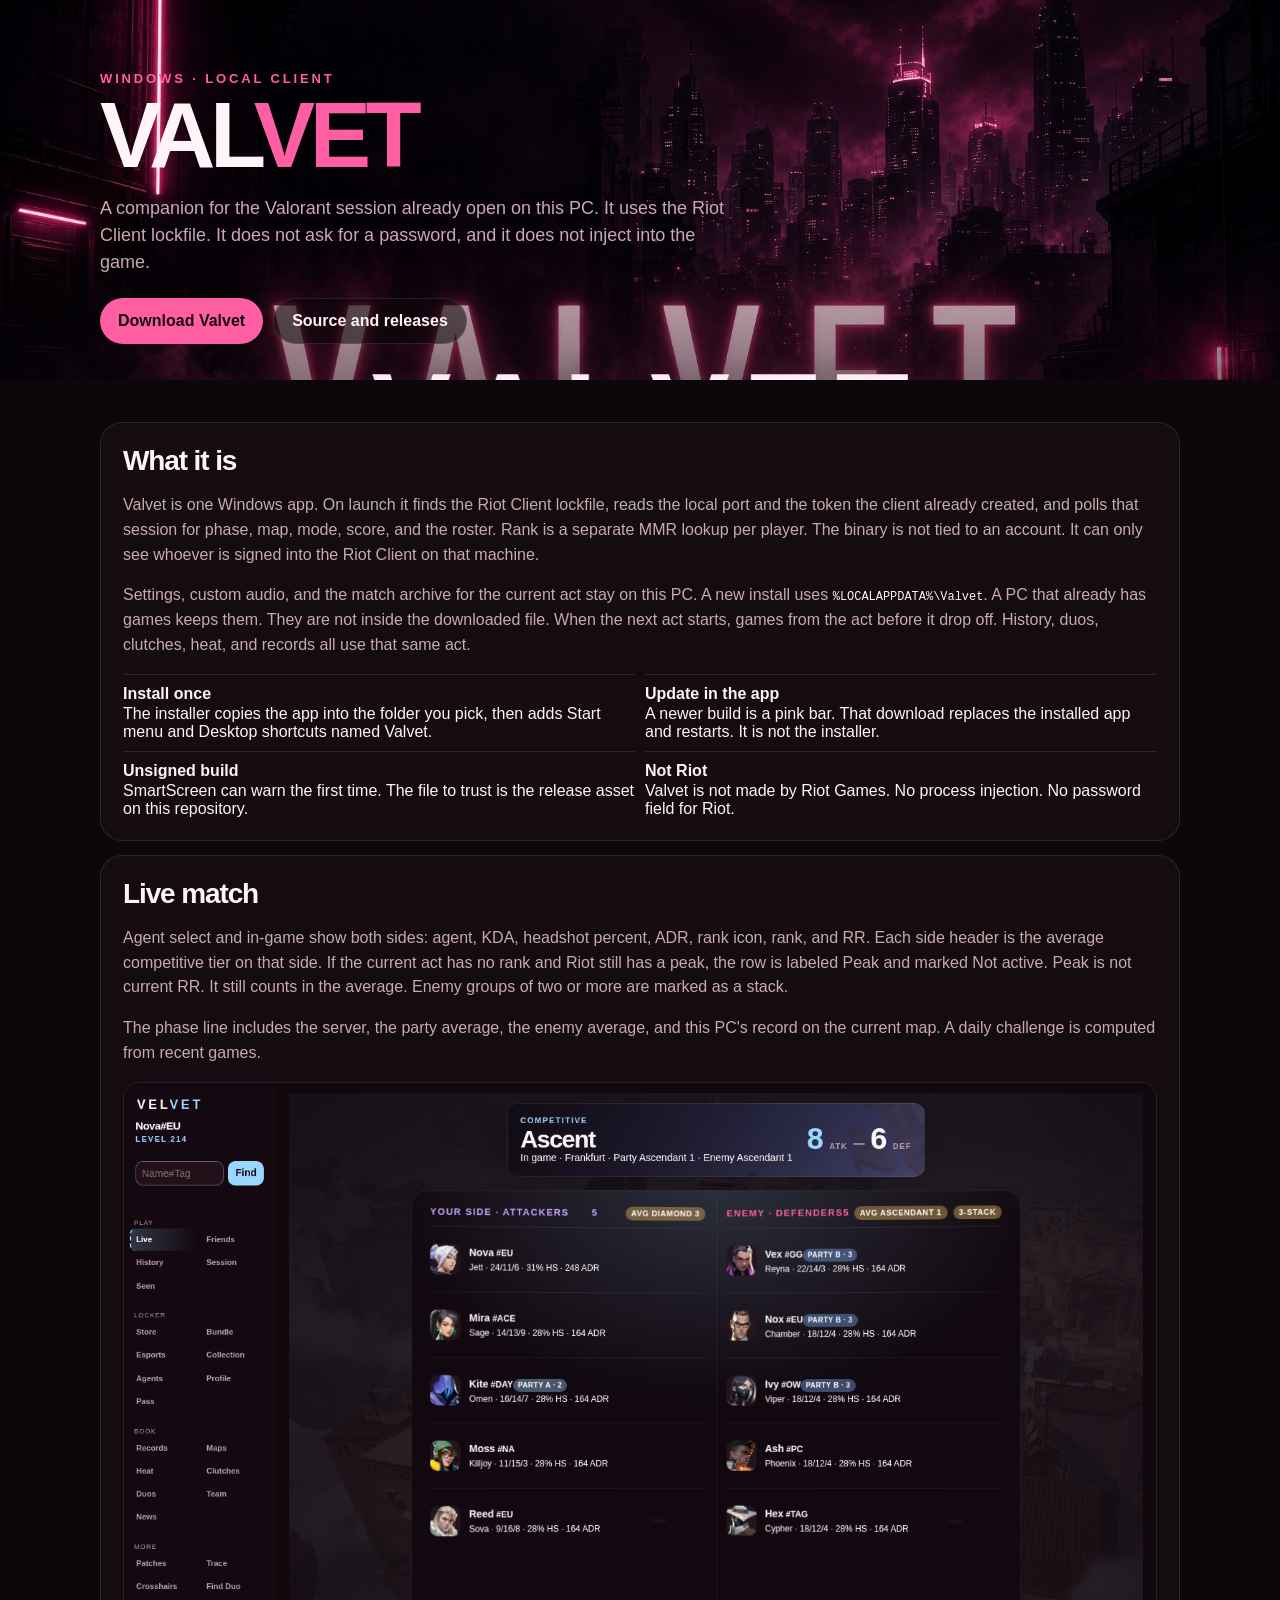
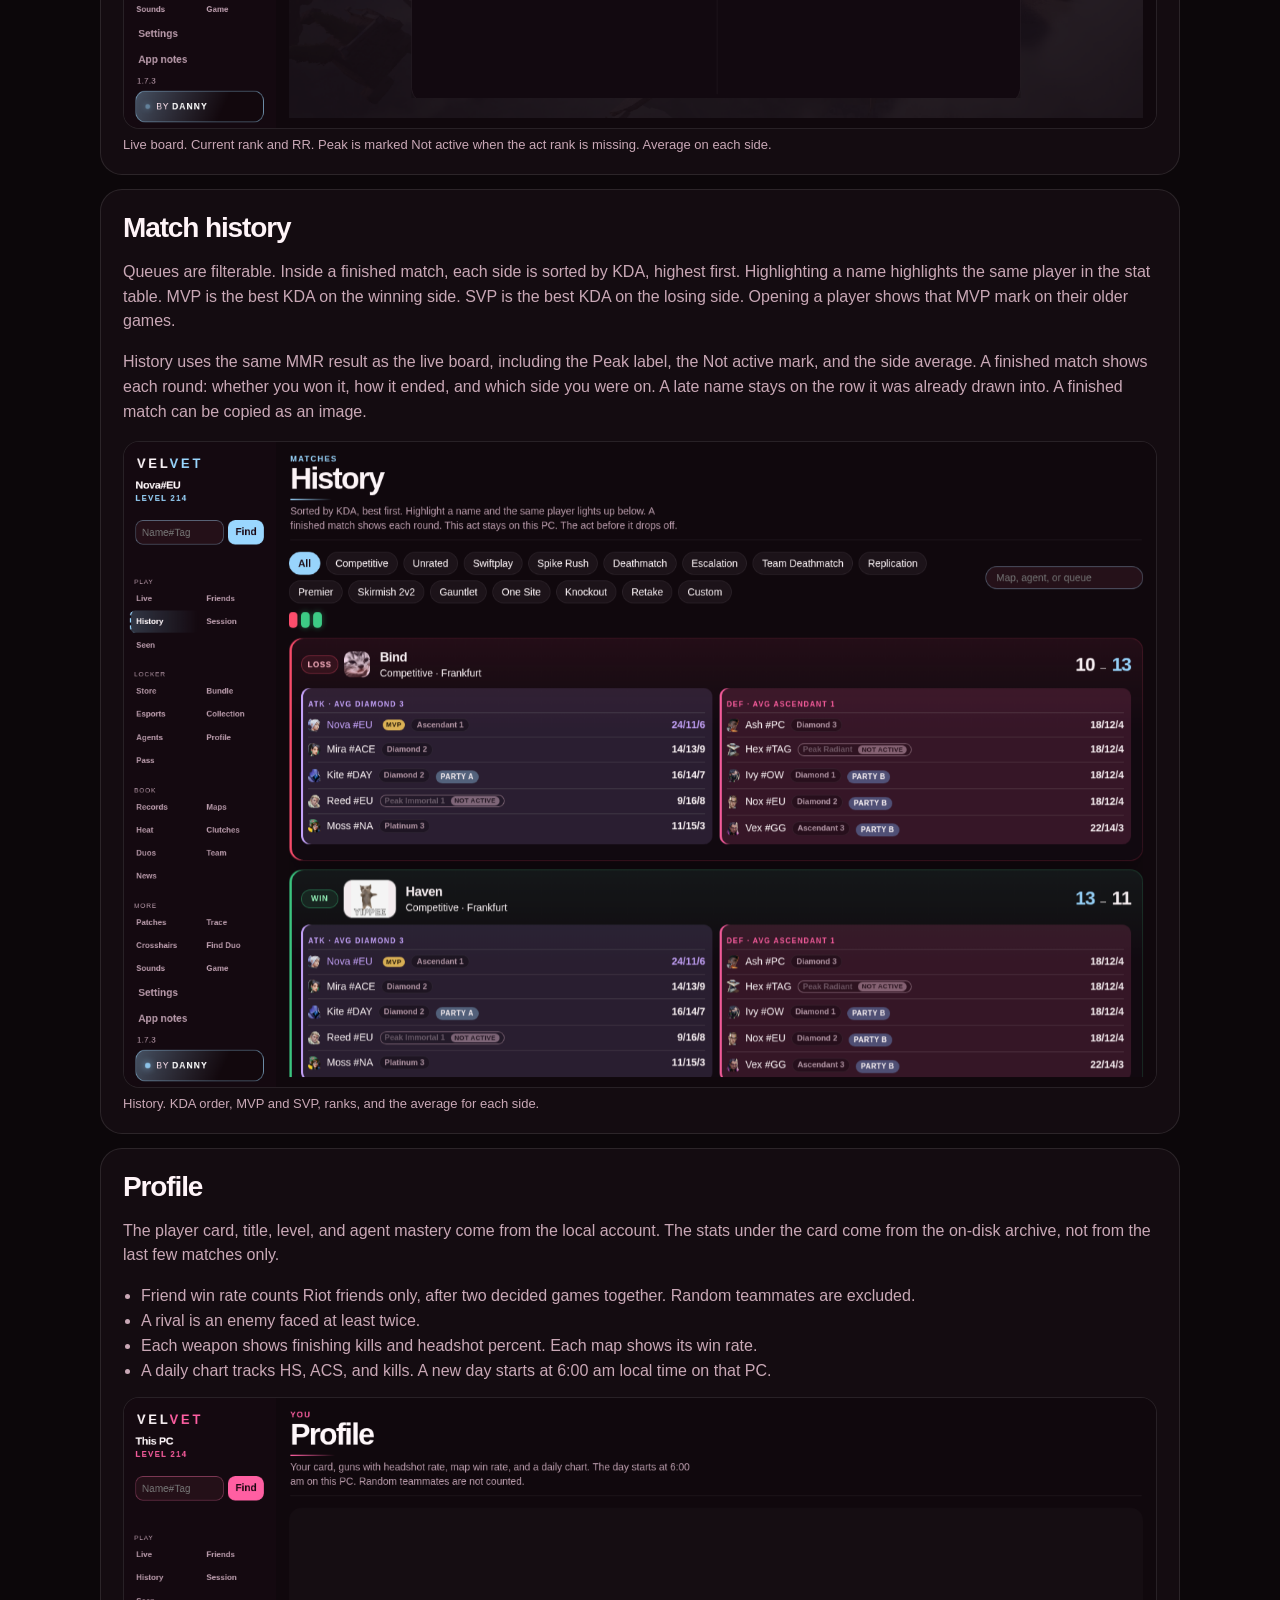
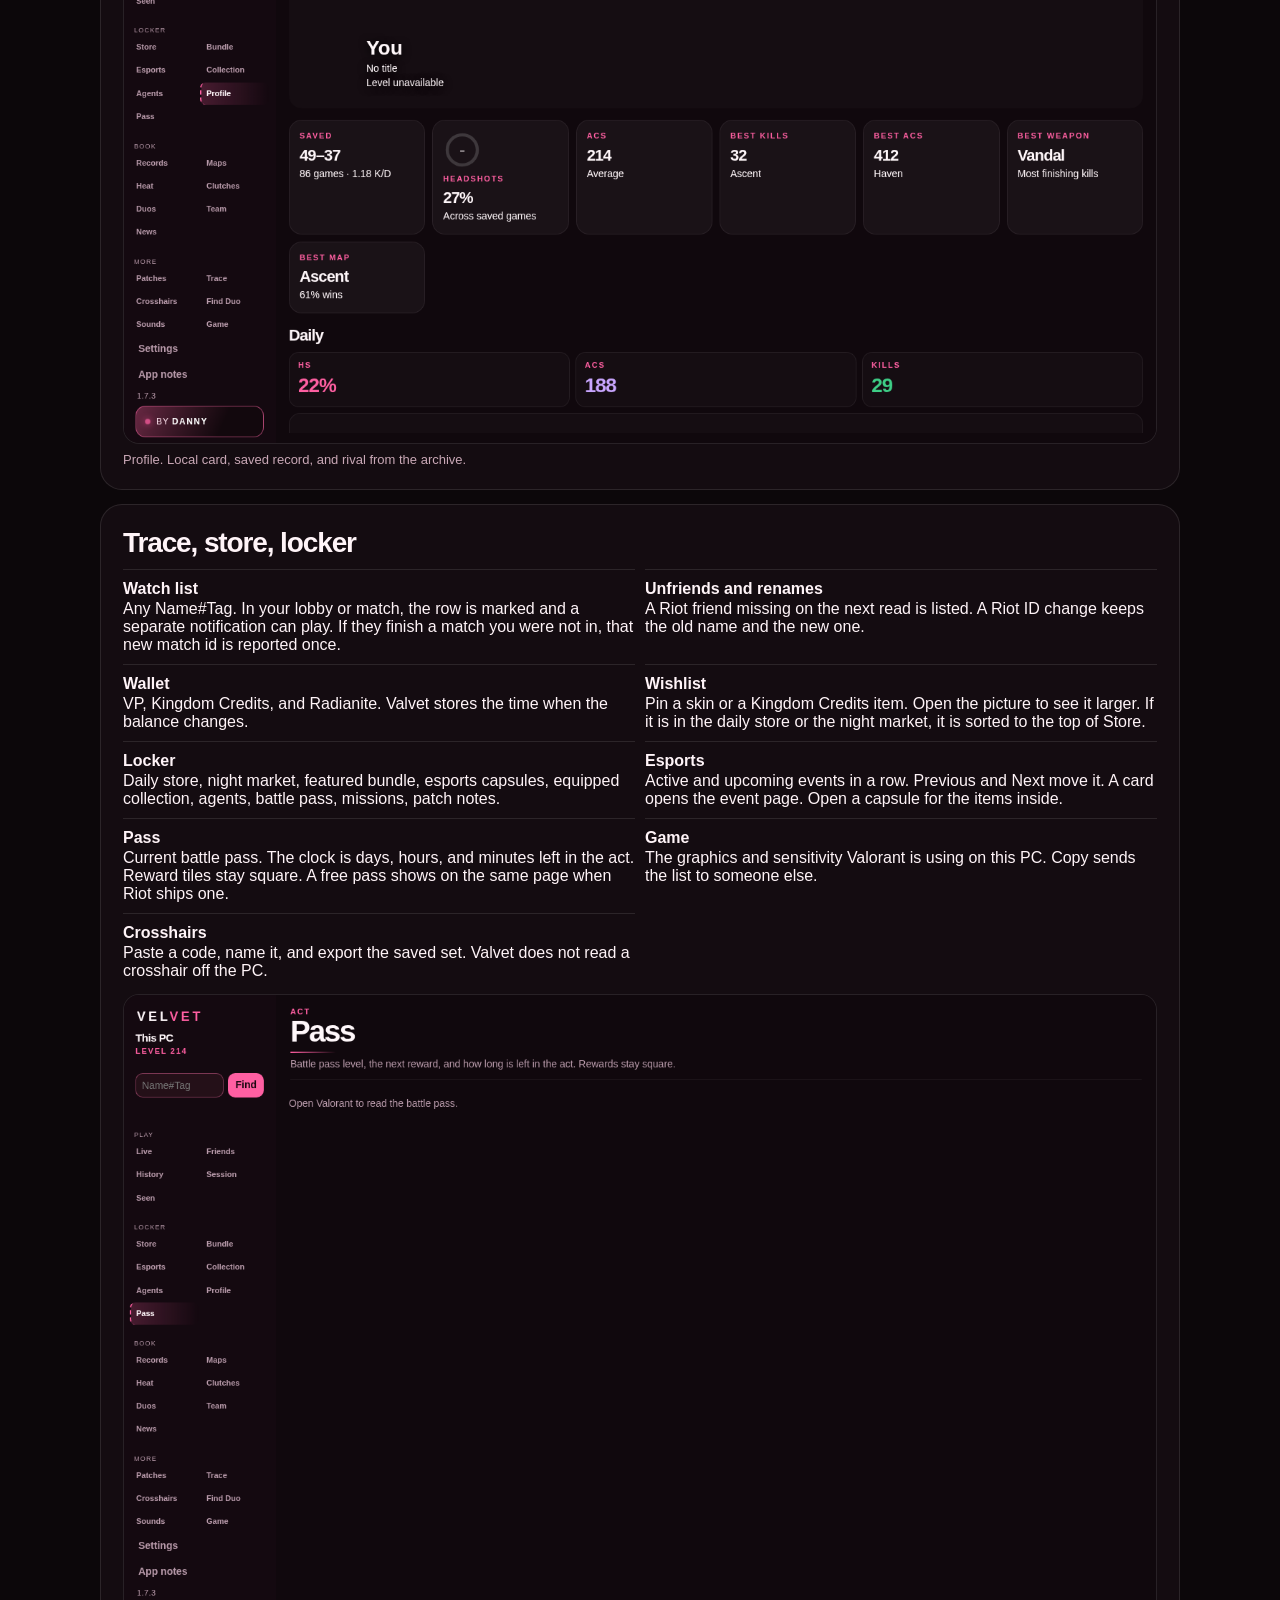
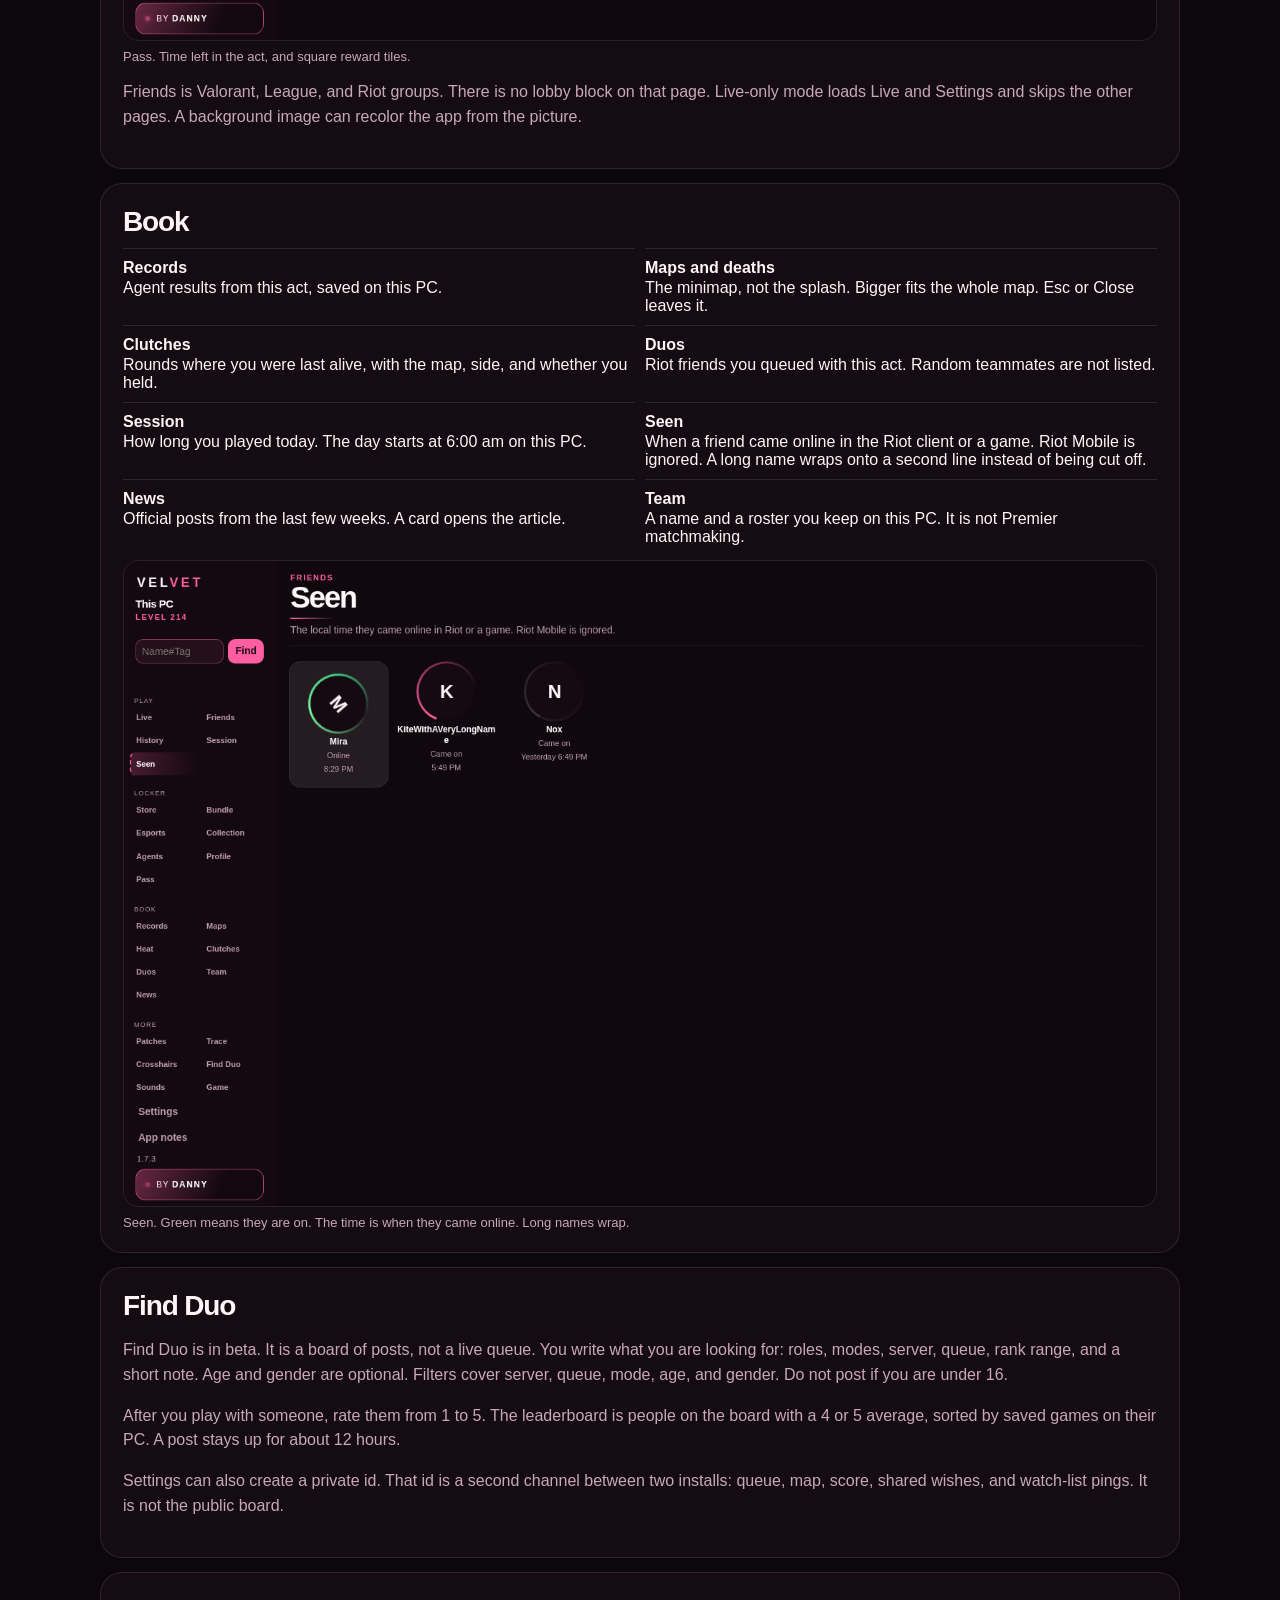
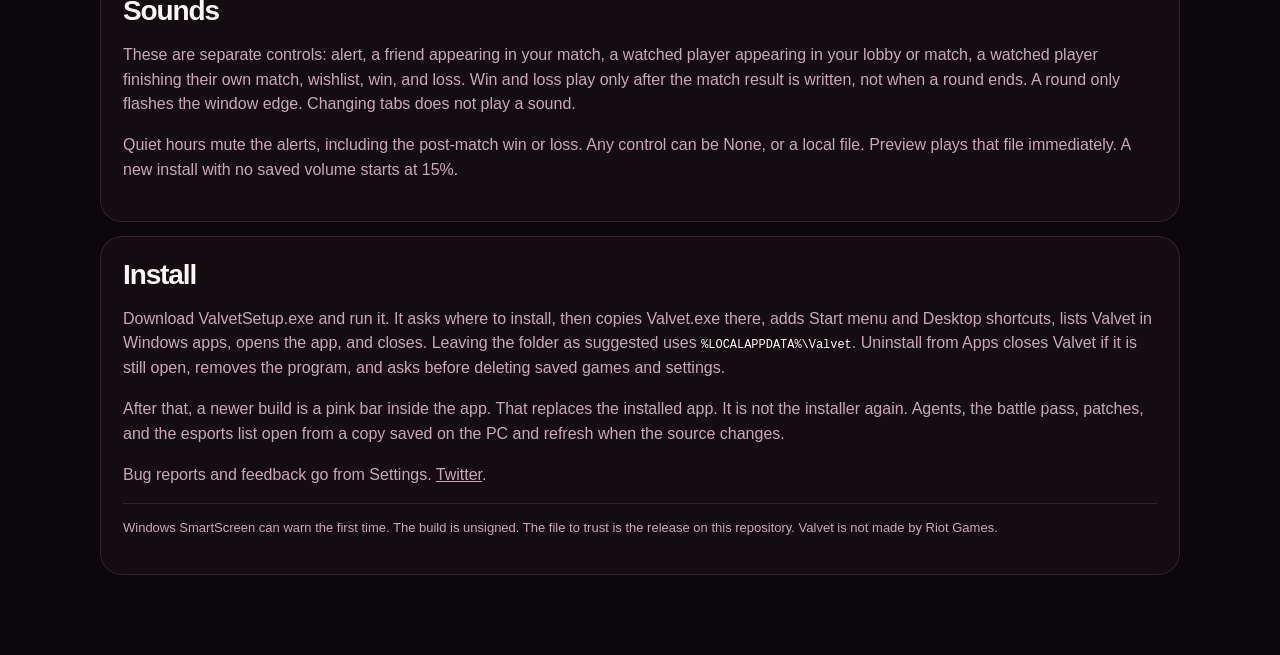
<file: docs/index.html>
<!DOCTYPE html>
<html lang="en">
<head>
  <meta charset="utf-8" />
  <meta name="viewport" content="width=device-width, initial-scale=1" />
  <title>Valvet — local Valorant companion for Windows</title>
  <meta name="description" content="Valvet reads the Riot Client lockfile on your PC. Live match, match history with ranks, profile archive, Trace, store, and Find Duo. No Riot password. Not made by Riot." />
  <meta property="og:title" content="Valvet" />
  <meta property="og:description" content="Local Windows companion for the Valorant client already running on that PC. Lockfile session, no password, no injection." />
  <meta property="og:image" content="https://qdxnnyq.github.io/valvet/shots/live.png" />
  <meta name="twitter:card" content="summary_large_image" />
  <meta name="twitter:image" content="https://qdxnnyq.github.io/valvet/shots/live.png" />
  <link rel="icon" href="data:image/svg+xml,%3Csvg xmlns='http://www.w3.org/2000/svg' viewBox='0 0 32 32'%3E%3Crect width='32' height='32' rx='8' fill='%23140c11'/%3E%3Ctext x='16' y='22' text-anchor='middle' font-size='16' font-family='sans-serif' fill='%23ff5fa2'%3EV%3C/text%3E%3C/svg%3E" />
  <style>
    :root { color-scheme: dark; --accent: #ff5fa2; --ink: #fff4f8; --muted: #c9a8b6; --line: rgba(255,255,255,.1); --card: #140c11; }
    * { box-sizing: border-box; }
    body { margin: 0; font-family: "Segoe UI", sans-serif; color: var(--ink); background: #0c070a; }
    a { color: inherit; }
    .hero { min-height: 380px; display: grid; align-items: end; background: #0c070a url("banner.jpg") center/cover no-repeat; }
    .hero-inner { width: min(1080px, calc(100% - 40px)); margin: 0 auto; padding: 64px 0 36px; }
    .mark { font-size: 13px; letter-spacing: .22em; text-transform: uppercase; color: var(--accent); font-weight: 750; }
    h1 { margin: 8px 0 0; font-size: clamp(48px, 8vw, 92px); letter-spacing: -.06em; line-height: .9; }
    h1 span { color: var(--accent); }
    .lead { max-width: 640px; color: var(--muted); font-size: 18px; line-height: 1.5; }
    .actions { display: flex; flex-wrap: wrap; gap: 10px; margin-top: 22px; }
    .btn { display: inline-flex; align-items: center; height: 46px; padding: 0 18px; border-radius: 999px; text-decoration: none; font-weight: 750; }
    .btn.solid { background: var(--accent); color: #1a0610; }
    .btn.ghost { border: 1px solid var(--line); background: rgba(12,7,10,.55); }
    main { width: min(1080px, calc(100% - 40px)); margin: 0 auto; padding: 28px 0 80px; }
    section { background: var(--card); border: 1px solid var(--line); border-radius: 22px; padding: 22px; margin-top: 14px; }
    h2 { margin: 0 0 10px; font-size: 28px; letter-spacing: -.04em; }
    h3 { margin: 18px 0 6px; font-size: 16px; letter-spacing: -.02em; }
    p, li { color: var(--muted); line-height: 1.55; }
    ul { padding-left: 18px; margin: 8px 0; }
    code { color: var(--ink); font-size: 0.92em; }
    .shots { display: grid; gap: 14px; }
    figure { margin: 14px 0 0; }
    figure img { width: 100%; height: auto; border-radius: 16px; border: 1px solid var(--line); display: block; background: #10080d; }
    figcaption { color: var(--muted); font-size: 13px; margin-top: 8px; }
    .grid { display: grid; grid-template-columns: 1fr 1fr; gap: 10px; margin-top: 8px; }
    .grid div { border-top: 1px solid var(--line); padding-top: 10px; }
    .grid b { display: block; color: var(--ink); margin-bottom: 2px; }
    .note { margin-top: 14px; padding-top: 14px; border-top: 1px solid var(--line); font-size: 13px; }
    @media (max-width: 800px) { .grid { grid-template-columns: 1fr; } .hero { min-height: 300px; } }
  </style>
</head>
<body>
  <header class="hero">
    <div class="hero-inner">
      <div class="mark">Windows · local client</div>
      <h1>VAL<span>VET</span></h1>
      <p class="lead">A companion for the Valorant session already open on this PC. It uses the Riot Client lockfile. It does not ask for a password, and it does not inject into the game.</p>
      <div class="actions">
        <a class="btn solid" href="https://github.com/qdxnnyq/valvet/releases/latest/download/ValvetSetup.exe">Download Valvet</a>
        <a class="btn ghost" href="https://github.com/qdxnnyq/valvet">Source and releases</a>
      </div>
    </div>
  </header>
  <main>
    <section>
      <h2>What it is</h2>
      <p>Valvet is one Windows app. On launch it finds the Riot Client lockfile, reads the local port and the token the client already created, and polls that session for phase, map, mode, score, and the roster. Rank is a separate MMR lookup per player. The binary is not tied to an account. It can only see whoever is signed into the Riot Client on that machine.</p>
      <p>Settings, custom audio, and the match archive for the current act stay on this PC. A new install uses <code>%LOCALAPPDATA%\Valvet</code>. A PC that already has games keeps them. They are not inside the downloaded file. When the next act starts, games from the act before it drop off. History, duos, clutches, heat, and records all use that same act.</p>
      <div class="grid">
        <div><b>Install once</b> The installer copies the app into the folder you pick, then adds Start menu and Desktop shortcuts named Valvet.</div>
        <div><b>Update in the app</b> A newer build is a pink bar. That download replaces the installed app and restarts. It is not the installer.</div>
        <div><b>Unsigned build</b> SmartScreen can warn the first time. The file to trust is the release asset on this repository.</div>
        <div><b>Not Riot</b> Valvet is not made by Riot Games. No process injection. No password field for Riot.</div>
      </div>
    </section>

    <section>
      <h2>Live match</h2>
      <p>Agent select and in-game show both sides: agent, KDA, headshot percent, ADR, rank icon, rank, and RR. Each side header is the average competitive tier on that side. If the current act has no rank and Riot still has a peak, the row is labeled Peak and marked Not active. Peak is not current RR. It still counts in the average. Enemy groups of two or more are marked as a stack.</p>
      <p>The phase line includes the server, the party average, the enemy average, and this PC's record on the current map. A daily challenge is computed from recent games.</p>
      <figure>
        <img src="shots/live.png" alt="Live competitive match on Ascent with ranks, RR, peak ranks, and team averages" />
        <figcaption>Live board. Current rank and RR. Peak is marked Not active when the act rank is missing. Average on each side.</figcaption>
      </figure>
    </section>

    <section>
      <h2>Match history</h2>
      <p>Queues are filterable. Inside a finished match, each side is sorted by KDA, highest first. Highlighting a name highlights the same player in the stat table. MVP is the best KDA on the winning side. SVP is the best KDA on the losing side. Opening a player shows that MVP mark on their older games.</p>
      <p>History uses the same MMR result as the live board, including the Peak label, the Not active mark, and the side average. A finished match shows each round: whether you won it, how it ended, and which side you were on. A late name stays on the row it was already drawn into. A finished match can be copied as an image.</p>
      <figure>
        <img src="shots/history.png" alt="Match history with KDA order, MVP, SVP, ranks, and peak ranks" />
        <figcaption>History. KDA order, MVP and SVP, ranks, and the average for each side.</figcaption>
      </figure>
    </section>

    <section>
      <h2>Profile</h2>
      <p>The player card, title, level, and agent mastery come from the local account. The stats under the card come from the on-disk archive, not from the last few matches only.</p>
      <ul>
        <li>Friend win rate counts Riot friends only, after two decided games together. Random teammates are excluded.</li>
        <li>A rival is an enemy faced at least twice.</li>
        <li>Each weapon shows finishing kills and headshot percent. Each map shows its win rate.</li>
        <li>A daily chart tracks HS, ACS, and kills. A new day starts at 6:00 am local time on that PC.</li>
      </ul>
      <figure>
        <img src="shots/profile.png" alt="Profile with player card, saved record, and rival" />
        <figcaption>Profile. Local card, saved record, and rival from the archive.</figcaption>
      </figure>
    </section>

    <section>
      <h2>Trace, store, locker</h2>
      <div class="grid">
        <div><b>Watch list</b> Any Name#Tag. In your lobby or match, the row is marked and a separate notification can play. If they finish a match you were not in, that new match id is reported once.</div>
        <div><b>Unfriends and renames</b> A Riot friend missing on the next read is listed. A Riot ID change keeps the old name and the new one.</div>
        <div><b>Wallet</b> VP, Kingdom Credits, and Radianite. Valvet stores the time when the balance changes.</div>
        <div><b>Wishlist</b> Pin a skin or a Kingdom Credits item. Open the picture to see it larger. If it is in the daily store or the night market, it is sorted to the top of Store.</div>
        <div><b>Locker</b> Daily store, night market, featured bundle, esports capsules, equipped collection, agents, battle pass, missions, patch notes.</div>
        <div><b>Esports</b> Active and upcoming events in a row. Previous and Next move it. A card opens the event page. Open a capsule for the items inside.</div>
        <div><b>Pass</b> Current battle pass. The clock is days, hours, and minutes left in the act. Reward tiles stay square. A free pass shows on the same page when Riot ships one.</div>
        <div><b>Game</b> The graphics and sensitivity Valorant is using on this PC. Copy sends the list to someone else.</div>
        <div><b>Crosshairs</b> Paste a code, name it, and export the saved set. Valvet does not read a crosshair off the PC.</div>
      </div>
      <figure>
        <img src="shots/pass.png" alt="Battle pass with a days hours minutes clock and square reward tiles" />
        <figcaption>Pass. Time left in the act, and square reward tiles.</figcaption>
      </figure>
      <p>Friends is Valorant, League, and Riot groups. There is no lobby block on that page. Live-only mode loads Live and Settings and skips the other pages. A background image can recolor the app from the picture.</p>
    </section>

    <section>
      <h2>Book</h2>
      <div class="grid">
        <div><b>Records</b> Agent results from this act, saved on this PC.</div>
        <div><b>Maps and deaths</b> The minimap, not the splash. Bigger fits the whole map. Esc or Close leaves it.</div>
        <div><b>Clutches</b> Rounds where you were last alive, with the map, side, and whether you held.</div>
        <div><b>Duos</b> Riot friends you queued with this act. Random teammates are not listed.</div>
        <div><b>Session</b> How long you played today. The day starts at 6:00 am on this PC.</div>
        <div><b>Seen</b> When a friend came online in the Riot client or a game. Riot Mobile is ignored. A long name wraps onto a second line instead of being cut off.</div>
        <div><b>News</b> Official posts from the last few weeks. A card opens the article.</div>
        <div><b>Team</b> A name and a roster you keep on this PC. It is not Premier matchmaking.</div>
      </div>
      <figure>
        <img src="shots/seen.png" alt="Seen page with circular portraits, online rings, and long names wrapping onto two lines" />
        <figcaption>Seen. Green means they are on. The time is when they came online. Long names wrap.</figcaption>
      </figure>
    </section>

    <section>
      <h2>Find Duo</h2>
      <p>Find Duo is in beta. It is a board of posts, not a live queue. You write what you are looking for: roles, modes, server, queue, rank range, and a short note. Age and gender are optional. Filters cover server, queue, mode, age, and gender. Do not post if you are under 16.</p>
      <p>After you play with someone, rate them from 1 to 5. The leaderboard is people on the board with a 4 or 5 average, sorted by saved games on their PC. A post stays up for about 12 hours.</p>
      <p>Settings can also create a private id. That id is a second channel between two installs: queue, map, score, shared wishes, and watch-list pings. It is not the public board.</p>
    </section>

    <section>
      <h2>Sounds</h2>
      <p>These are separate controls: alert, a friend appearing in your match, a watched player appearing in your lobby or match, a watched player finishing their own match, wishlist, win, and loss. Win and loss play only after the match result is written, not when a round ends. A round only flashes the window edge. Changing tabs does not play a sound.</p>
      <p>Quiet hours mute the alerts, including the post-match win or loss. Any control can be None, or a local file. Preview plays that file immediately. A new install with no saved volume starts at 15%.</p>
    </section>

    <section>
      <h2>Install</h2>
      <p>Download ValvetSetup.exe and run it. It asks where to install, then copies Valvet.exe there, adds Start menu and Desktop shortcuts, lists Valvet in Windows apps, opens the app, and closes. Leaving the folder as suggested uses <code>%LOCALAPPDATA%\Valvet</code>. Uninstall from Apps closes Valvet if it is still open, removes the program, and asks before deleting saved games and settings.</p>
      <p>After that, a newer build is a pink bar inside the app. That replaces the installed app. It is not the installer again. Agents, the battle pass, patches, and the esports list open from a copy saved on the PC and refresh when the source changes.</p>
      <p>Bug reports and feedback go from Settings. <a href="https://x.com/qdxnnyq">Twitter</a>.</p>
      <p class="note">Windows SmartScreen can warn the first time. The build is unsigned. The file to trust is the release on this repository. Valvet is not made by Riot Games.</p>
    </section>
  </main>
</body>
</html>
</file>
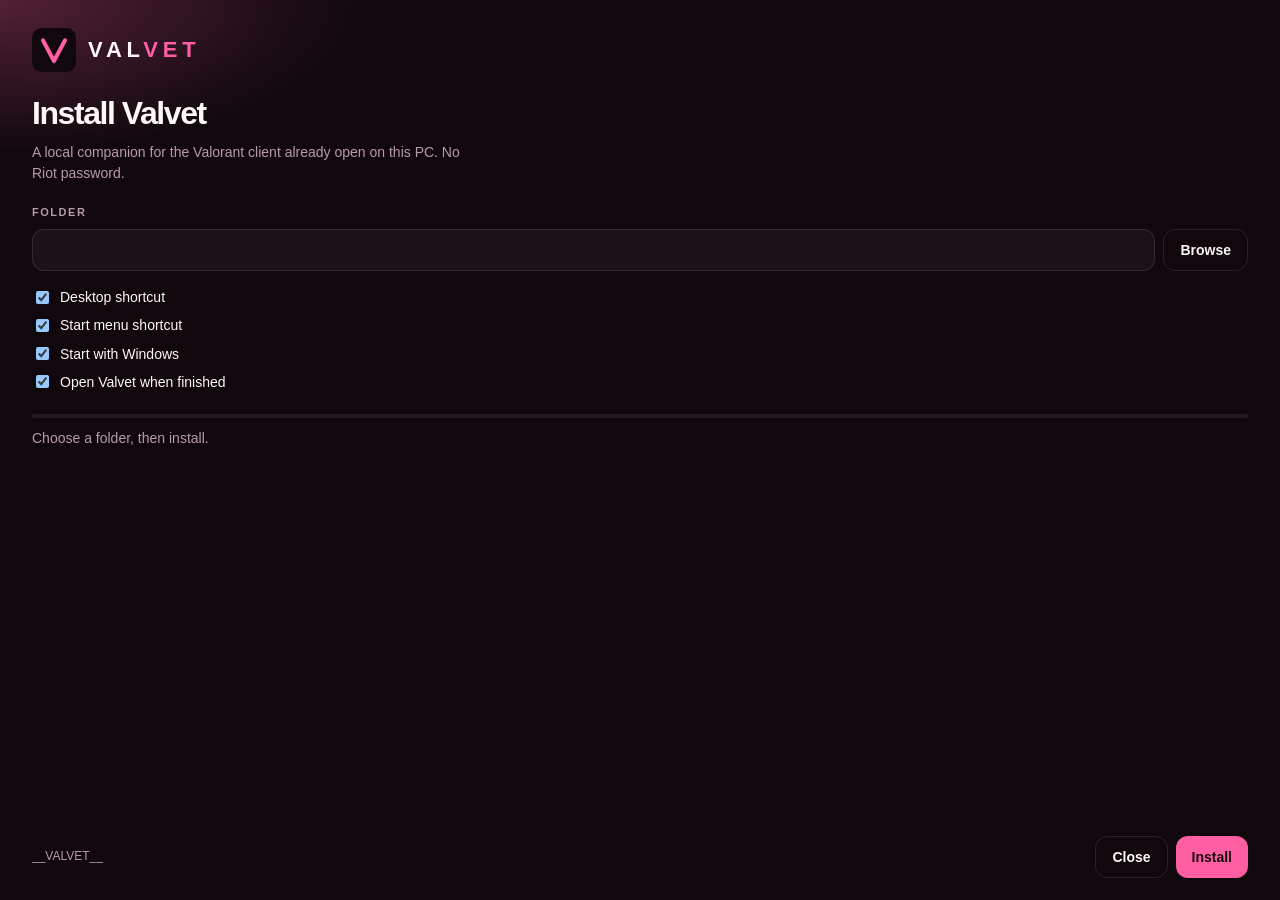
<file: local/setup/ui.html>
<!doctype html>
<html lang="en">
<head>
<meta charset="utf-8" />
<title>Valvet Setup</title>
<style>
  :root { color-scheme: dark; --accent: #ff5fa2; --ink: #fff7fa; --muted: #b89aaa; --line: rgba(255,247,250,.1); }
  * { box-sizing: border-box; }
  html, body { height: 100%; margin: 0; background: #10080d; color: var(--ink); font: 14px/1.45 "Segoe UI Variable Text", "Segoe UI", sans-serif; }
  body { display: flex; flex-direction: column; padding: 28px 32px 22px; background:
    radial-gradient(520px 220px at 0% 0%, rgba(255,95,162,.28), transparent 70%),
    #10080d; }
  .brand { display: flex; align-items: center; gap: 12px; }
  .marksvg { width: 44px; height: 44px; flex: none; }
  .mark { font-size: 22px; font-weight: 780; letter-spacing: .22em; }
  .mark span { color: var(--accent); }
  h1 { margin: 18px 0 6px; font-size: 32px; letter-spacing: -0.045em; font-weight: 740; }
  p { margin: 0; color: var(--muted); max-width: 440px; }
  label.field { display: block; margin-top: 22px; font-size: 11px; letter-spacing: .14em; text-transform: uppercase; color: var(--muted); font-weight: 750; }
  .path { display: flex; gap: 8px; margin-top: 8px; }
  input[type="text"] { flex: 1; min-width: 0; height: 42px; border-radius: 12px; border: 1px solid var(--line); background: #1b1218; color: var(--ink); padding: 0 12px; font: inherit; }
  input[type="text"]:focus { outline: none; border-color: var(--accent); }
  button { font: inherit; cursor: pointer; }
  .ghost, .solid { height: 42px; border-radius: 12px; padding: 0 16px; font-weight: 740; }
  .ghost { border: 1px solid var(--line); background: transparent; color: var(--ink); }
  .solid { border: 0; background: var(--accent); color: #1a0610; }
  .solid:disabled { opacity: .55; cursor: default; }
  .checks { margin-top: 16px; display: grid; gap: 8px; }
  .checks label { display: flex; align-items: center; gap: 8px; color: var(--ink); }
  .bar { height: 4px; margin-top: 22px; border-radius: 99px; background: rgba(255,255,255,.08); overflow: hidden; }
  .bar i { display: block; height: 100%; width: 0; background: var(--accent); transition: width .25s ease; }
  .status { min-height: 20px; margin-top: 10px; color: var(--muted); }
  .foot { margin-top: auto; display: flex; justify-content: space-between; align-items: center; gap: 12px; padding-top: 18px; }
  .foot span { color: var(--muted); font-size: 12px; }
  .actions { display: flex; gap: 8px; }
  #done { display: none; }
  #done h1 { margin-top: 28px; }
</style>
</head>
<body>
  <div class="brand"><svg class="marksvg" viewBox="0 0 64 64" aria-hidden="true"><rect width="64" height="64" rx="14" fill="#10080d"/><path d="M16 18 L32 48 L48 18" fill="none" stroke="#ff5fa2" stroke-width="6" stroke-linecap="round" stroke-linejoin="round"/></svg><div class="mark">VAL<span>VET</span></div></div>
  <div id="ask">
    <h1>Install Valvet</h1>
    <p>A local companion for the Valorant client already open on this PC. No Riot password.</p>
    <label class="field">Folder</label>
    <div class="path">
      <input id="dir" type="text" spellcheck="false" />
      <button class="ghost" id="browse" type="button">Browse</button>
    </div>
    <div class="checks">
      <label><input id="desktop" type="checkbox" checked /> Desktop shortcut</label>
      <label><input id="start" type="checkbox" checked /> Start menu shortcut</label>
      <label><input id="windows" type="checkbox" checked /> Start with Windows</label>
      <label><input id="open-now" type="checkbox" checked /> Open Valvet when finished</label>
    </div>
    <div class="bar"><i id="meter"></i></div>
    <div class="status" id="status">Choose a folder, then install.</div>
  </div>
  <div id="done">
    <h1>Valvet is installed</h1>
    <p>Shortcuts are in place. Saved games stay on this PC, not inside the installer.</p>
  </div>
  <div class="foot">
    <span>__VALVET__</span>
    <div class="actions">
      <button class="ghost" id="close" type="button">Close</button>
      <button class="solid" id="go" type="button">Install</button>
    </div>
  </div>
  <script>
    (async () => {
    const dir = document.getElementById("dir");
    const status = document.getElementById("status");
    const meter = document.getElementById("meter");
    const go = document.getElementById("go");
    dir.value = await setupHome();
    document.getElementById("browse").onclick = async () => {
      const next = await setupBrowse(dir.value);
      if (next) dir.value = next;
    };
    document.getElementById("close").onclick = () => setupClose();
    go.onclick = async () => {
      if (go.dataset.done === "1") { await setupOpen(); return; }
      const folder = dir.value.trim();
      if (!folder) { status.textContent = "Choose a folder first."; return; }
      go.disabled = true;
      status.textContent = "Copying Valvet…";
      meter.style.width = "45%";
      const msg = await setupInstall(folder, document.getElementById("desktop").checked, document.getElementById("start").checked, document.getElementById("windows").checked);
      if (msg !== "ok") {
        go.disabled = false;
        meter.style.width = "0";
        status.textContent = msg;
        return;
      }
      meter.style.width = "100%";
      document.getElementById("ask").hidden = true;
      document.getElementById("done").style.display = "block";
      go.disabled = false;
      go.dataset.done = "1";
      go.textContent = "Open Valvet";
      if (document.getElementById("open-now").checked) await setupOpen();
    };
    })();
  </script>
</body>
</html>
</file>
